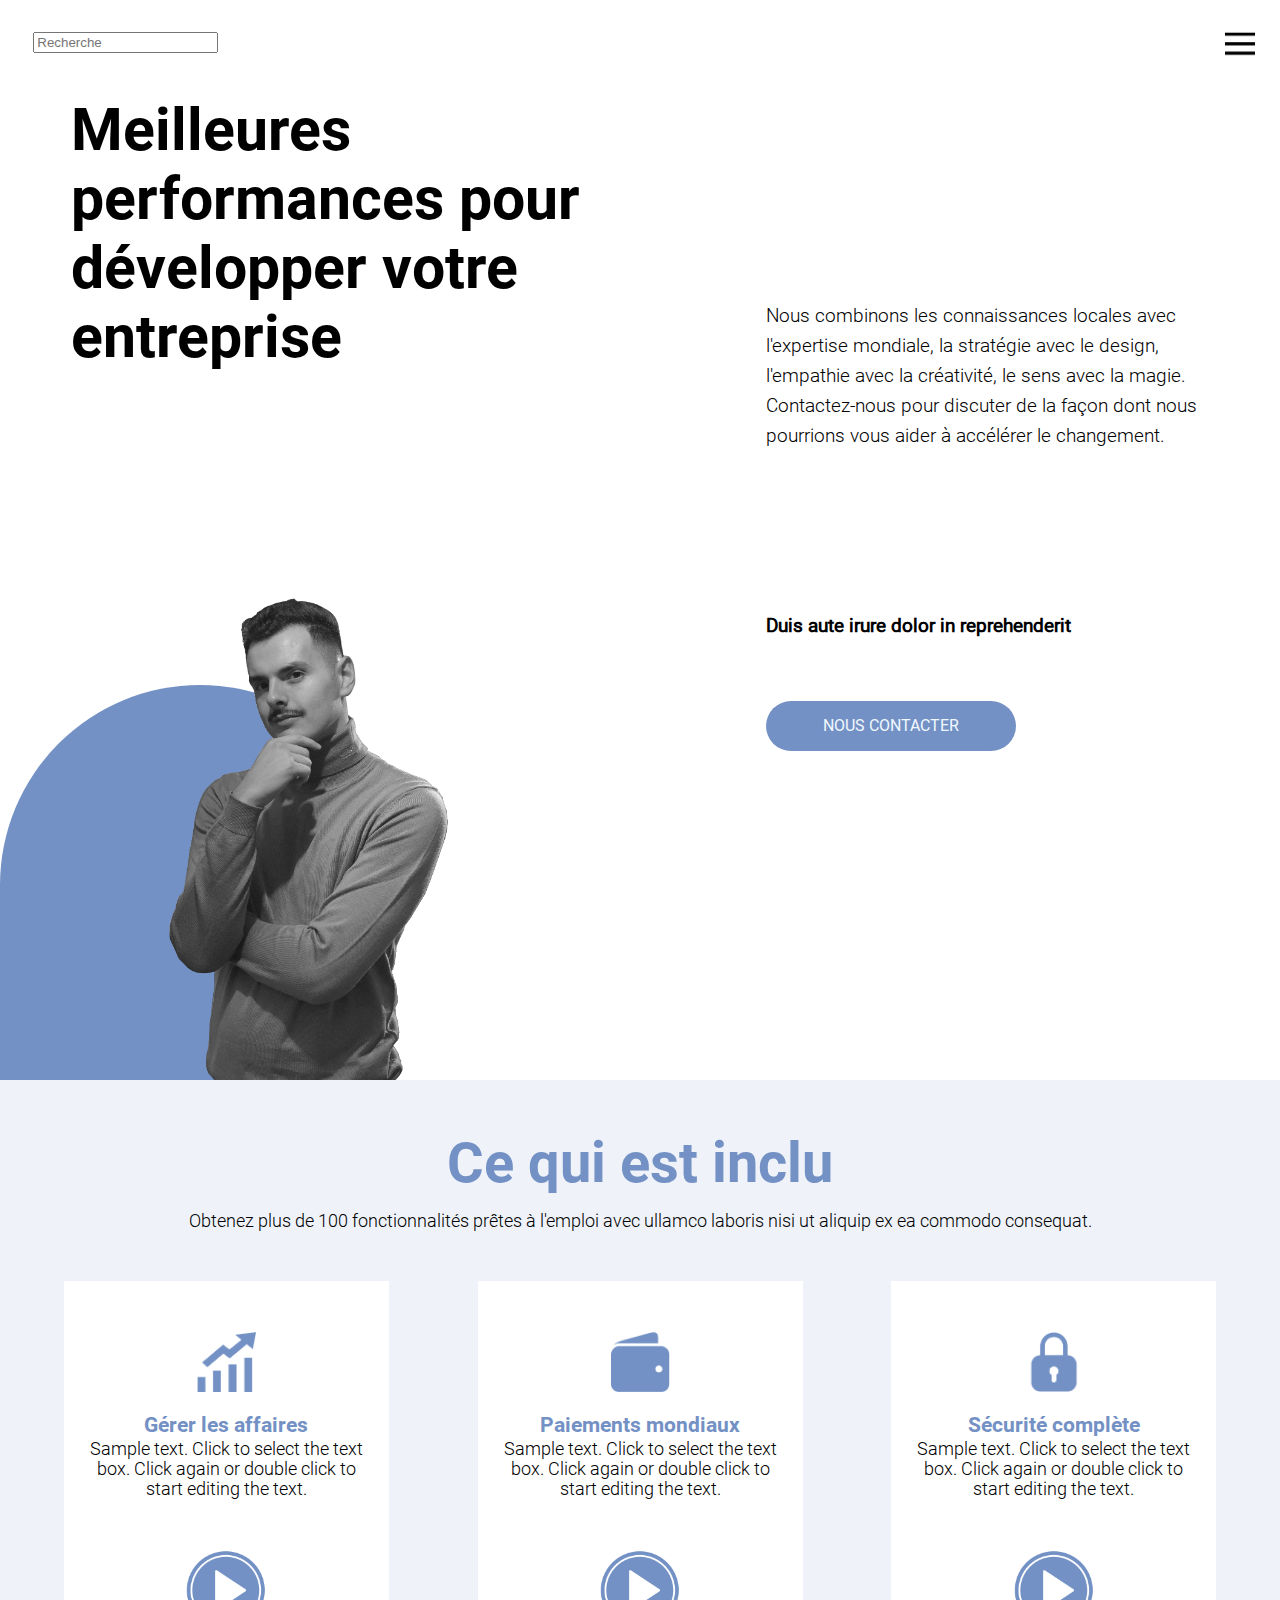
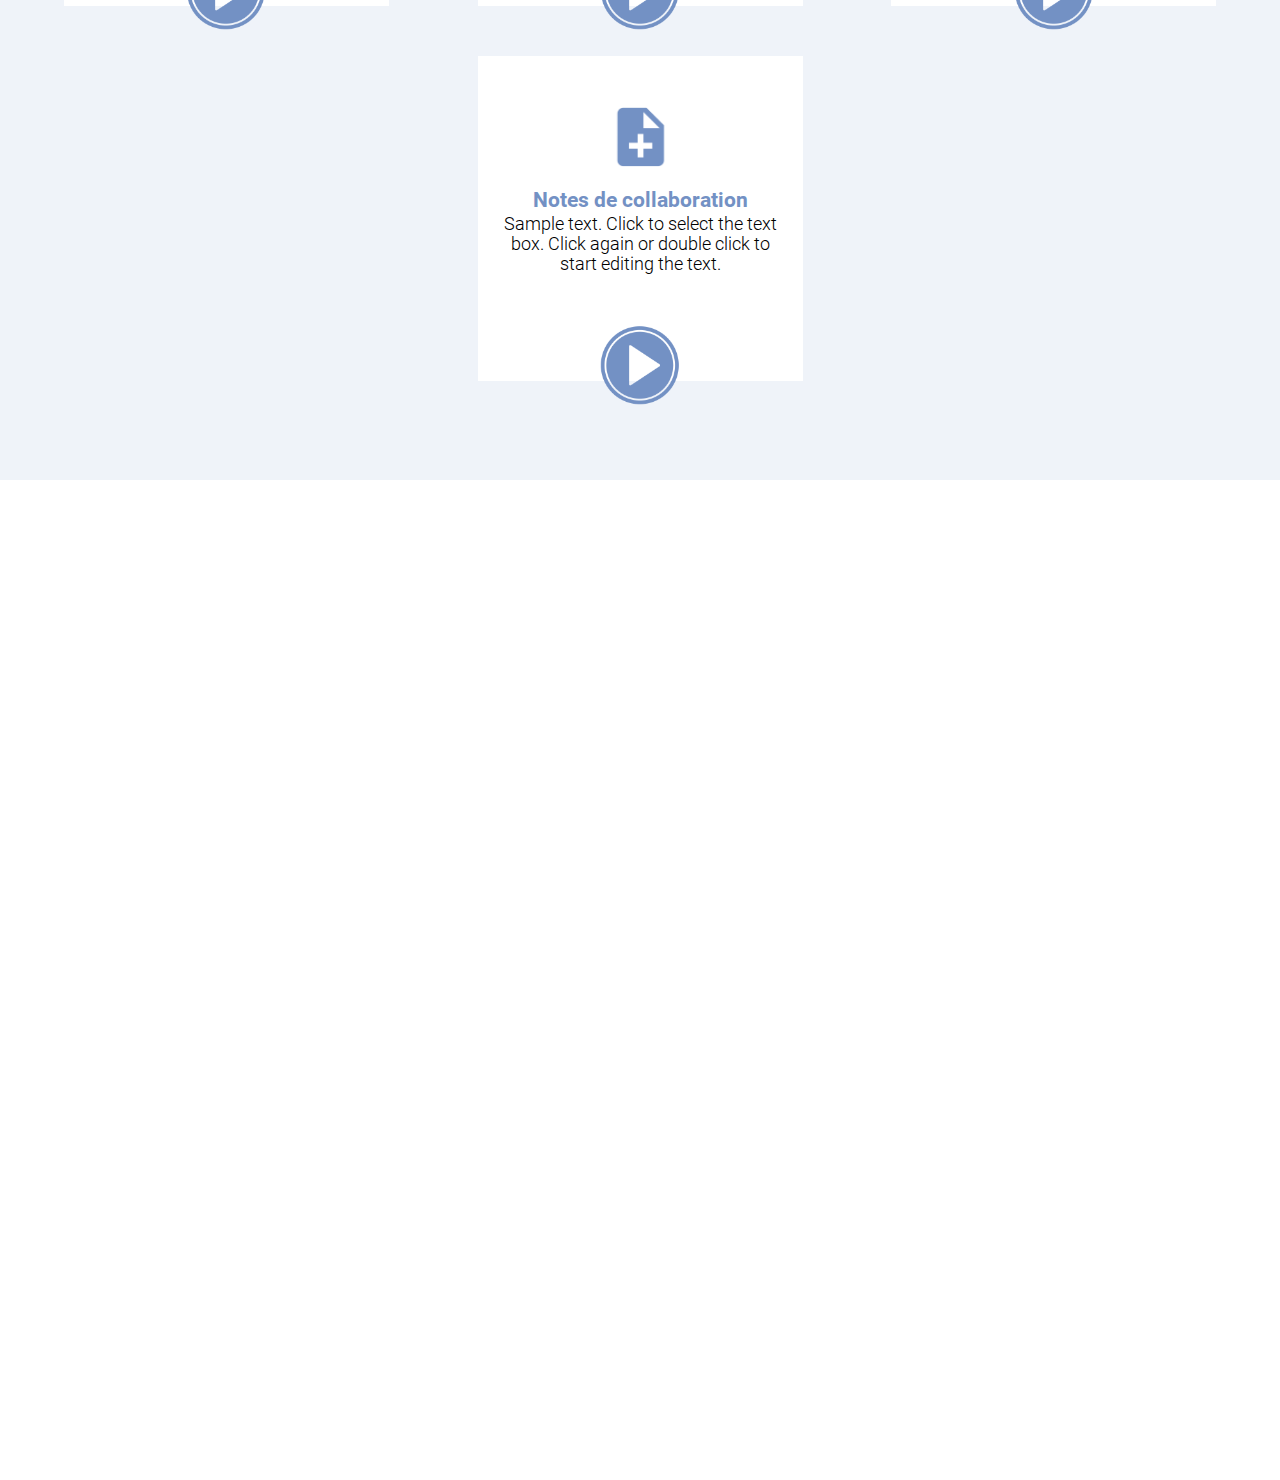
<file: index.html>
<!DOCTYPE html>
<html lang="fr">
    <head>
        <meta charset="utf-8" />
        <link rel="stylesheet" href="style.css"/>
        <title>Le Portefolio de Hugo Roulet</title>
    </head>

    <body>
        <header>
            <nav>
                 <ul>
                    <li> <form method="post" action="traitement.php"><p><input type="text" name="recherche" placeholder="Recherche"/></p>  </form></li>
                    <li> <img id="troisbarre" src="Images/3barre.png" alt="menu déroulant"/> </li>




                 </ul>
            </nav>
        </header>
        
        <section id="section_une">
            <H1>Meilleures performances pour développer votre entreprise</H1>
            <H2>Nous combinons les connaissances locales avec l'expertise mondiale, la stratégie avec le design, l'empathie avec la créativité, le sens avec la magie. Contactez-nous pour discuter de la façon dont nous pourrions vous aider à accélérer le changement.</H2>
            <p id="soustext"> Duis aute irure dolor in reprehenderit </p>
            
            <span id="cercle"></span>
            <img id=pensif src="Images/pensi.png" alt="personne pensive en noir et blanc" />
        </section>

        <aside id="lebouton">
            <p class="bouton"><a href="formulaire.html">NOUS CONTACTER</a></p>
        </aside>

        <span id="transition"></span>

        <section id="section_deux">
            <H3> Ce qui est inclu </H3>
            <p id="soustitre2">Obtenez plus de 100 fonctionnalités prêtes à l'emploi avec ullamco laboris nisi ut aliquip ex ea commodo consequat.</p>

            <div id="fonctionalités">

                <span id="cube1">
                    <img id="graphup" src="Images/graphup.png" alt="graphique qui monte avec une fléche"/>
                    <H4>Gérer les affaires</H4>
                    <p>Sample text. Click to select the text box. Click again or double click to start editing the text.</p>
                    <img class="arrow" src="Images/arrow.png" alt="menu déroulant en forme de fléche"/>
                </span>

                <span id="cube2">
                    <img id="wallet" src="Images/wallet.png" alt="graphique qui monte avec une fléche"/>
                    <H4>Paiements mondiaux</H4>
                    <p>Sample text. Click to select the text box. Click again or double click to start editing the text.</p>
                    <img class="arrow" src="Images/arrow.png" alt="menu déroulant en forme de fléche"/>
                </span>

                <span id="cube3">
                    <img id="lock" src="Images/lock.png" alt="graphique qui monte avec une fléche"/>
                    <H4>Sécurité complète</H4>
                    <p>Sample text. Click to select the text box. Click again or double click to start editing the text.</p>
                    <img class="arrow" src="Images/arrow.png" alt="menu déroulant en forme de fléche"/>
                </span>

                <span id="cube4">
                    <img id="notes" src="Images/notes.png" alt="graphique qui monte avec une fléche"/>
                    <H4>Notes de collaboration</H4>
                    <p>Sample text. Click to select the text box. Click again or double click to start editing the text.</p>
                    <img class="arrow" src="Images/arrow.png" alt="menu déroulant en forme de fléche"/>
                </span>



            </div>
        </section>
        
    </body>
</html>
</file>
<file: style.css>
/*** Font ***/
@font-face
{
font-family: "font-1";
src: url(./Polices/Roboto/Roboto-Regular.ttf)
}

@font-face
{
font-family: "font-2";
src: url(./Polices/Roboto/Roboto-Light.ttf)
}

@font-face
{
font-family: "font-3";
src: url(./Polices/Roboto/Roboto-Bold.ttf)
}

/*** Body ***/

body
{
font-family: "font-1", arial, sans-serif;
}

/*** Nav ***/

ul
{
    display: flex;
        justify-content: space-between;
    align-items: baseline;
    list-style-type: none;
    padding-left: 2%;
}

#troisbarre
{
position: absolute;
height: 30px;
width: auto;
right:25px;
top:28px;


}

/*** Section une ***/

#section_une
{
position: relative;
z-index: -1;
min-height: 1000px;
}

h1
{
    position: absolute;
    top: -30px;
    font-size: 3.7em;
    text-align: left;
    width: 50%;
    margin-left: 5%;
    font-family: "font-3",arial,sans-serif;
}

h2
{
    text-align: left;
    margin-left: 60%;
    margin-right: 5%;
    font-weight: normal;
    font-size: 1.2em;
    position: absolute;
    top: 200px;
    font-family: "font-2", arial,sans-serif;
    line-height: 30px;
}

#soustext
{
    margin-left: 60%;
    margin-right: 5%;
    font-weight: bold;
    position: absolute;
    font-size: 1.2em;
    top: 510px
}

.bouton
{
    background-color: rgb(115, 145, 196); 
    color: aliceblue;
    height: 50px;
    width: 250px;
    border-radius: 50px;
    margin-left: 60%;
    text-align: center;
    line-height: 50px;
    position: absolute;
    top: 600px
    
}

.bouton:hover
{
    transition-delay: 300ms;
    background-color: rgb(255, 0, 140); 
    color: aliceblue;
    height: 50px;
    width: 250px;
    border-radius: 50px;
    margin-left: 60%;
    text-align: center;
    line-height: 50px;
    position: absolute;
    top: 600px
    
}

#pensif
{
    width: 360px;
    height: auto;
    position: absolute;
    bottom: 0px;
    left: 115px
    
    
}

#cercle
{
    background-color: rgb(115, 145, 196);
    border-radius: 200px 200px 200px 0px;
    -webkit-border-radius: 200px 200px 200px 0px;
    -moz-border-radius: 200px 200px 200px 0px;
    height: 400px;
    width: 400px;
    position: absolute;
    bottom: 0px;
    left: -8px;
    z-index: -1;    
    
    
}

aside
{
    position: relative;
    margin-top: -1000px;
  
}

aside a 
{
    color: aliceblue;
    text-decoration: none;
}


/***** Section deux *****/

#transition 
{
    background-color: rgb(239, 243, 249);
    
    height: 1000px;
    width: 100%;
    position: absolute;
    padding: 0px;
    margin: 0px;
    left:0px;
    top: 1080px;
}


#section_deux
{
   position: absolute;
   top: 1080px;
   right: 0px;
   left: 0px;
   min-height: 2000px;
   min-width: 100%;

}

h3
{
    font-family: "font-3",arial,sans-serif;
    color: rgb(115, 145, 196);
    text-align: center;
    font-size: 3.5em;
    margin: 50px 20px 40px 20px;
}

h4
{
    font-family: "font-3",arial,sans-serif;  
    color: rgb(115, 145, 196);
    text-align: center;
    font-size: 1.3em;
    margin: -30px 25px 0px 25px;
}

#soustitre2
{
    text-align: center;
    margin: 0px 100px 50px 20px;
    padding-top: 25px;
    padding-bottom: 25px;

}

#fonctionalités
{
position: relative;    

    display: flex;
	flex-direction: row;
	flex-wrap: wrap;
	justify-content: space-evenly;
	align-items: center;
	align-content: stretch;

    
}

#fonctionalités span
{
    border: 25px solid rgba(239, 243, 249);
    background-color: rgb(255, 255, 255);
    height: 325px;
    width: 325px;
}

#section_deux p
{
    font-size: 1.1em;
    font-family: "font-2",arial,sans-serif;
    text-align: center;
    margin: -50px 25px 0px 25px;
}

.arrow
{
    height: 80px;
    width: auto;
    margin-bottom: -75px;

   
}

#cube1
{
    display: flex;    
    flex-direction: column;
    align-items: center;
    justify-content: space-evenly;
}



#graphup
{
    
    height: 60px;
    width: auto;
}


#cube2
{
    display: flex;    
    flex-direction: column;
    align-items: center;
    justify-content: space-evenly;
}

#wallet
{
    height: 60px;
    width: auto;
}


#cube3
{
    display: flex;    
    flex-direction: column;
    align-items: center;
    justify-content: space-evenly;
}

#lock
{
    height: 60px;
    width: auto;
}

#cube4
{
   display: flex;    
    flex-direction: column;
    align-items: center;
    justify-content: space-evenly;
}

#notes
{
    height: 60px;
    width: auto;
}
</file>
